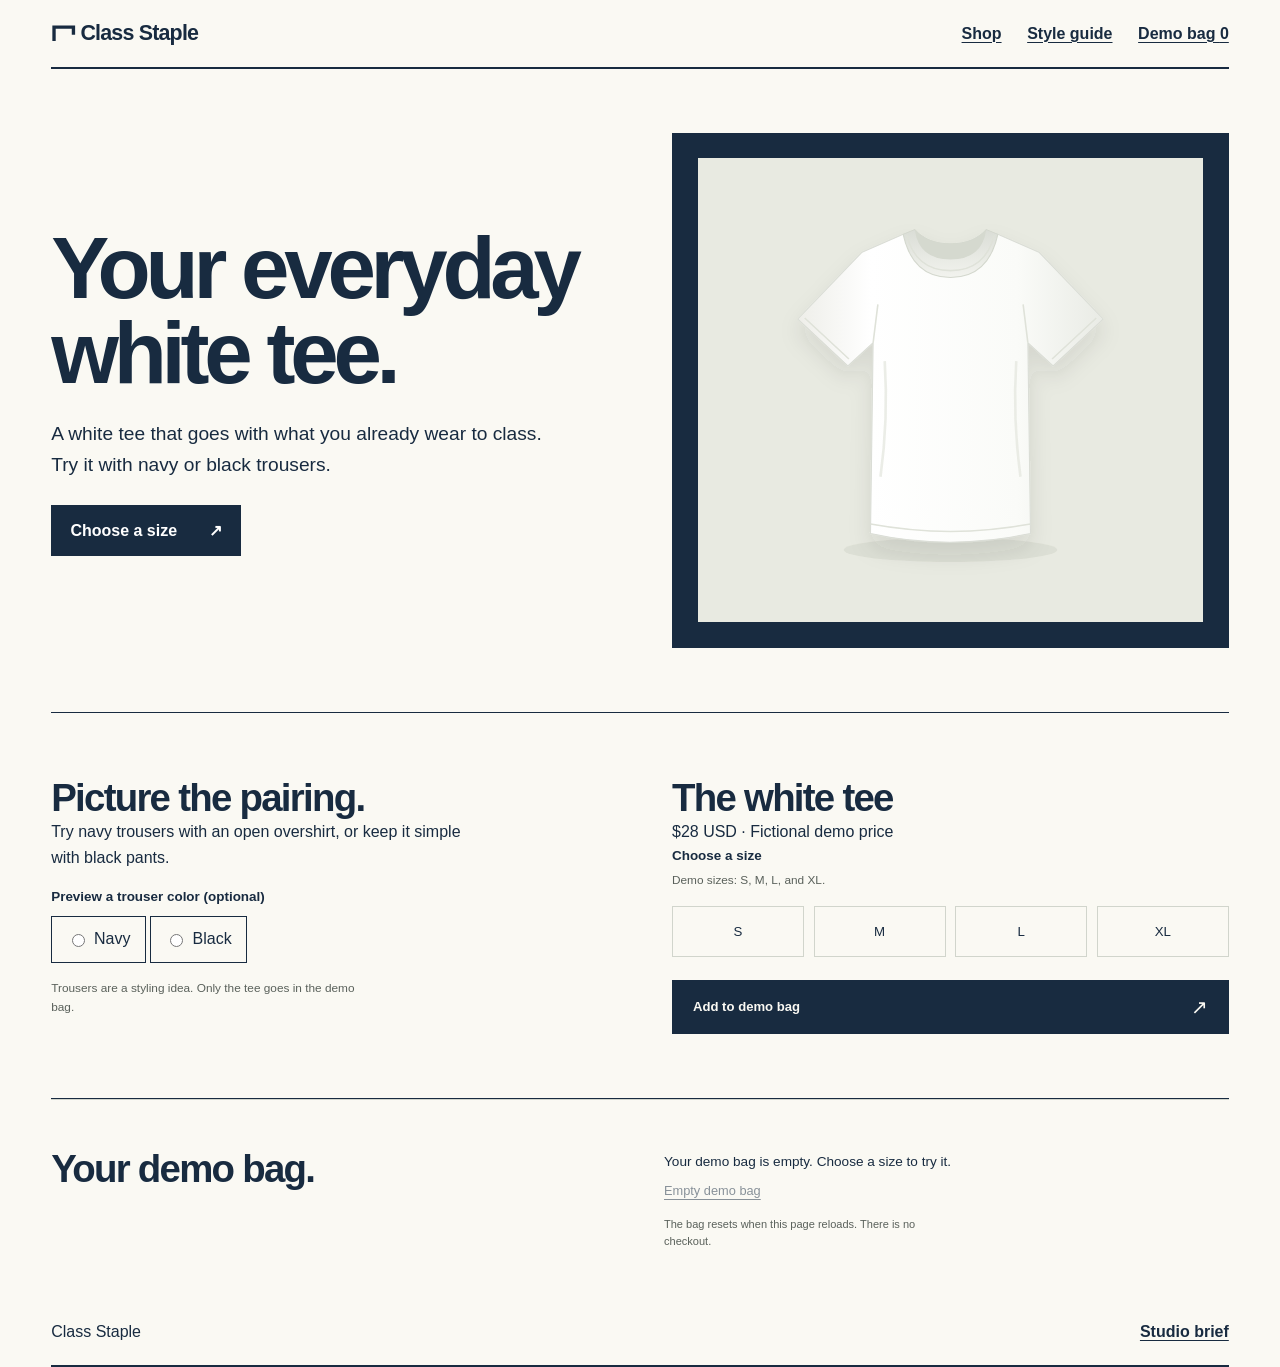
<file: public/index.html>
<!doctype html>
<html lang="en">
  <head>
    <meta charset="utf-8" />
    <meta name="viewport" content="width=device-width, initial-scale=1" />
    <title>Your everyday white tee | Class Staple</title>
    <link rel="icon" href="data:," />
    <link rel="stylesheet" href="styles.css" />
    <link rel="stylesheet" href="catalog.css" />
    <script src="shop.js" defer></script>
  </head>
  <body class="catalog">
    <a class="skip-link" href="#main">Skip to content</a>
    <header class="mast">
      <a href="index.html" aria-label="Class Staple home"
        ><img
          class="wordmark"
          src="assets/class-staple.svg"
          alt="Class Staple"
          width="224"
          height="40"
      /></a>
      <nav aria-label="Main navigation">
        <a href="index.html" aria-current="page">Shop</a
        ><a href="styleguide.html">Style guide</a
        ><a href="#demo-bag" aria-label="View demo bag"
          >Demo bag <span id="bag-count">0</span></a
        >
      </nav>
    </header>
    <main id="main">
      <section class="catalog-hero">
        <div>
          <h1>Your everyday white tee.</h1>
          <p class="lead">
            A white tee that goes with what you already wear to class. Try it
            with navy or black trousers.
          </p>
          <a class="catalog-action" href="#product-form"
            >Choose a size <span aria-hidden="true">↗</span></a
          >
        </div>
        <div class="shirt-frame">
          <img
            src="assets/white-shirt.svg"
            alt="Plain white crewneck T-shirt"
          />
        </div>
      </section>
      <section class="purchase">
        <div>
          <h2>Picture the pairing.</h2>
          <p>
            Try navy trousers with an open overshirt, or keep it simple with
            black pants.
          </p>
          <fieldset class="pair-options">
            <legend>Preview a trouser color (optional)</legend>
            <label
              ><input type="radio" name="pairing" value="Navy" /> Navy</label
            ><label
              ><input type="radio" name="pairing" value="Black" /> Black</label
            >
          </fieldset>
          <figure id="look" hidden>
            <div class="outfit">
              <span class="outfit-shirt" aria-hidden="true"></span
              ><svg viewBox="0 0 120 140" aria-hidden="true">
                <path
                  fill="currentColor"
                  d="M19 7h82l4 126H68L59 63l-9 70H13z"
                />
                <path
                  fill="none"
                  stroke="#ffffff70"
                  d="M20 17h80M55 17v22h5V17M32 17q-1 11-13 15m69-15q1 11 13 15"
                />
              </svg>
            </div>
            <figcaption id="look-caption"></figcaption>
          </figure>
          <p class="field-help">
            Trousers are a styling idea. Only the tee goes in the demo bag.
          </p>
        </div>
        <div>
          <h2>The white tee</h2>
          <p>$28 USD · Fictional demo price</p>
          <form id="product-form" class="product-form" novalidate>
            <fieldset aria-describedby="size-help size-error">
              <legend>Choose a size</legend>
              <p id="size-help" class="field-help">
                Demo sizes: S, M, L, and XL.
              </p>
              <div class="size-options">
                <label class="size-option"
                  ><input type="radio" name="size" value="S" /><span
                    >S</span
                  ></label
                >
                <label class="size-option"
                  ><input type="radio" name="size" value="M" /><span
                    >M</span
                  ></label
                >
                <label class="size-option"
                  ><input type="radio" name="size" value="L" /><span
                    >L</span
                  ></label
                >
                <label class="size-option"
                  ><input type="radio" name="size" value="XL" /><span
                    >XL</span
                  ></label
                >
              </div>
              <p id="size-error" class="field-error" role="alert" hidden>
                Choose a size before adding the shirt to your demo bag.
              </p>
            </fieldset>
            <button class="button button-primary add-button" type="submit">
              Add to demo bag <span aria-hidden="true">↗</span>
            </button>
          </form>
        </div>
      </section>
      <section
        id="demo-bag"
        class="bag-section wrap"
        aria-labelledby="bag-title"
      >
        <div>
          <h2 id="bag-title">Your demo bag.</h2>
        </div>
        <div class="bag-details">
          <p
            id="bag-status"
            class="bag-message"
            role="status"
            aria-live="polite"
            aria-atomic="true"
          >
            Your demo bag is empty. Choose a size to try it.
          </p>
          <ul id="bag-items" class="bag-items"></ul>
          <button id="clear-bag" class="text-button" type="button" disabled>
            Empty demo bag
          </button>
          <p class="field-help">
            The bag resets when this page reloads. There is no checkout.
          </p>
        </div>
      </section>
    </main>
    <footer class="mast">
      <span>Class Staple</span><a href="studio.html">Studio brief</a>
    </footer>
  </body>
</html>
</file>
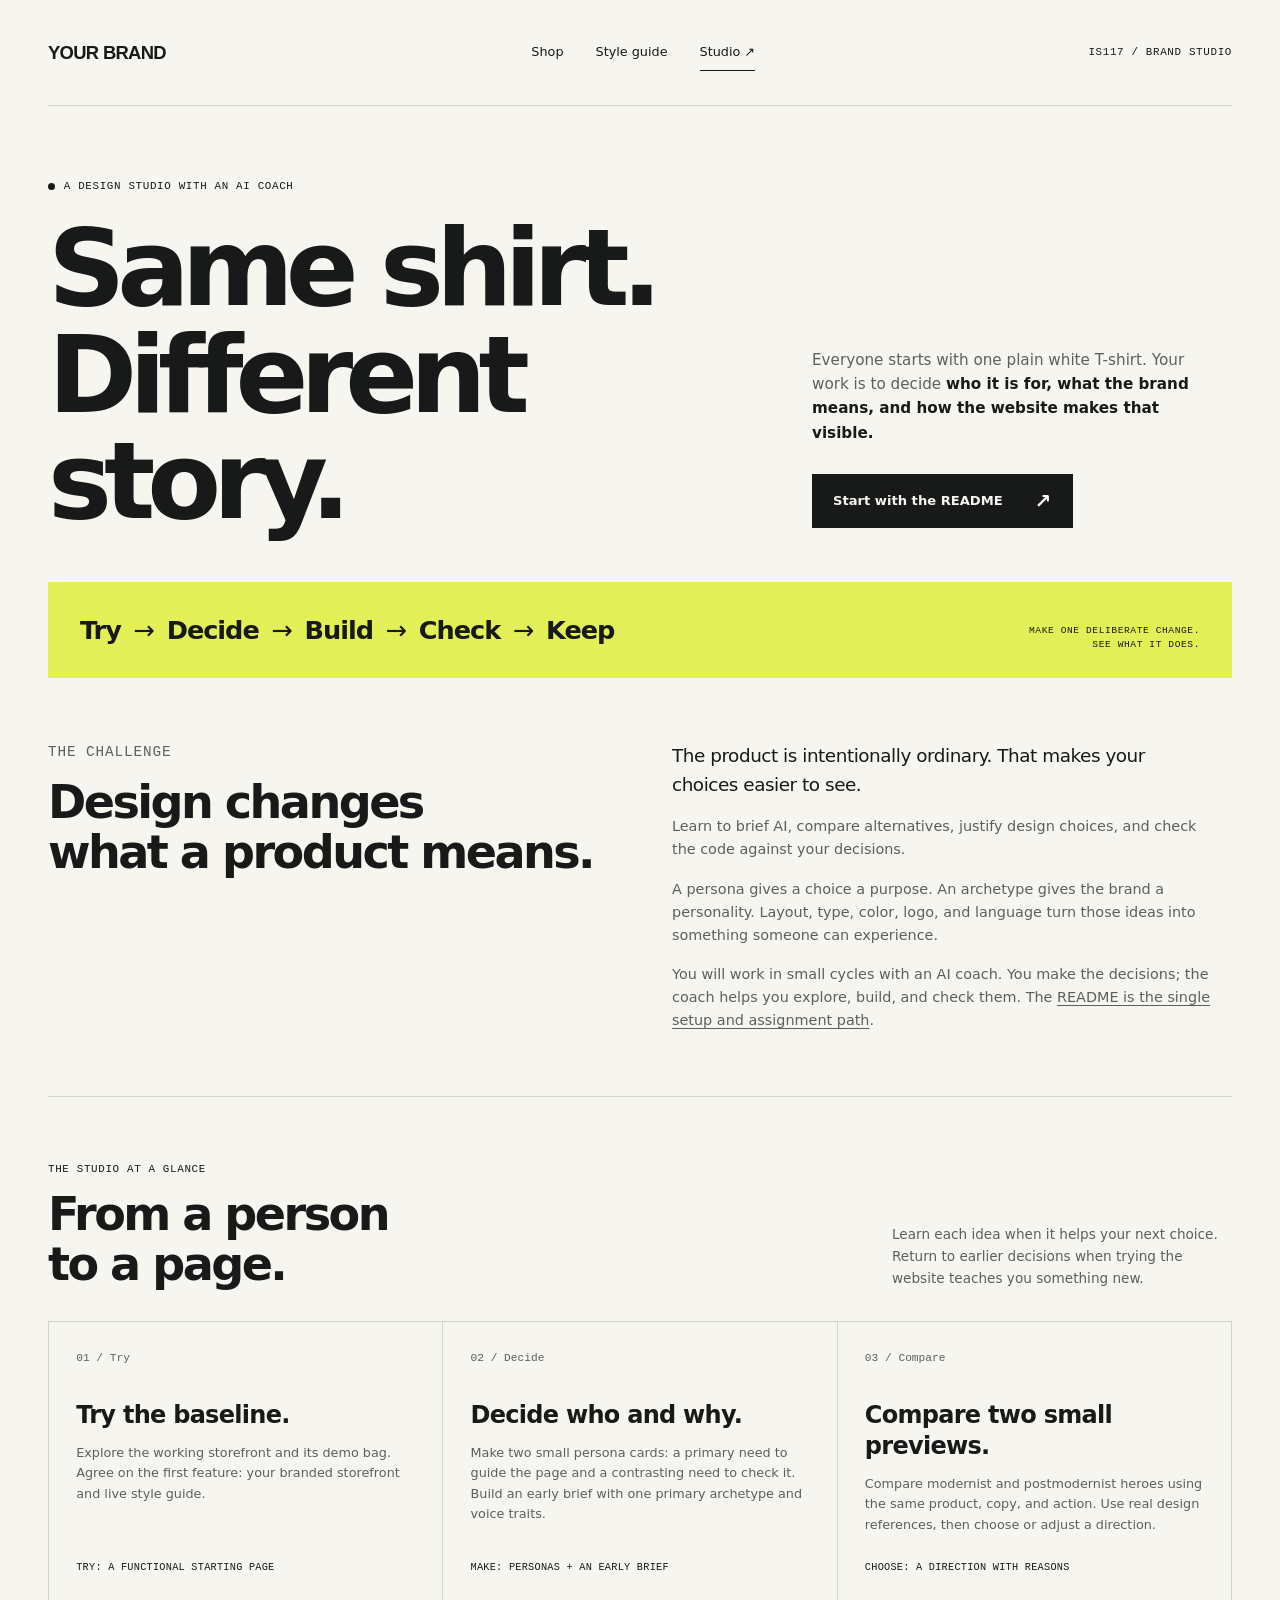
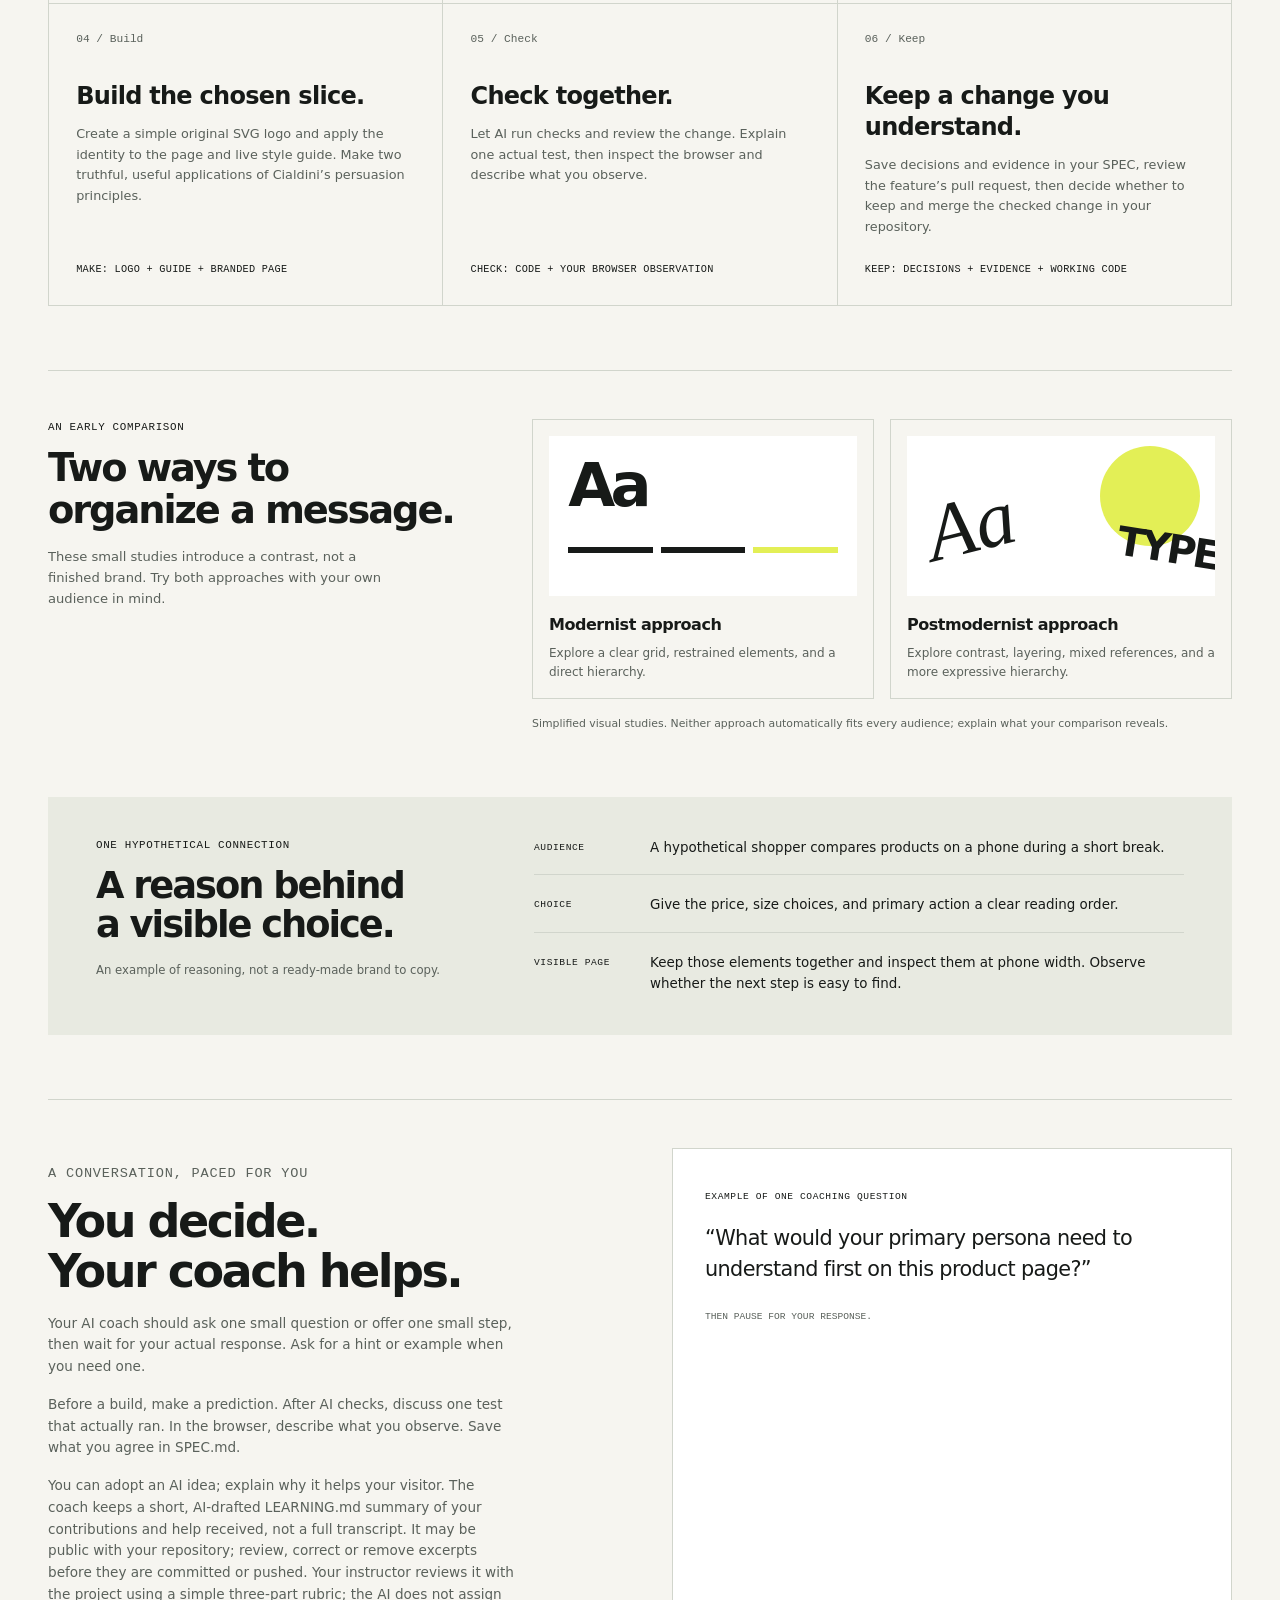
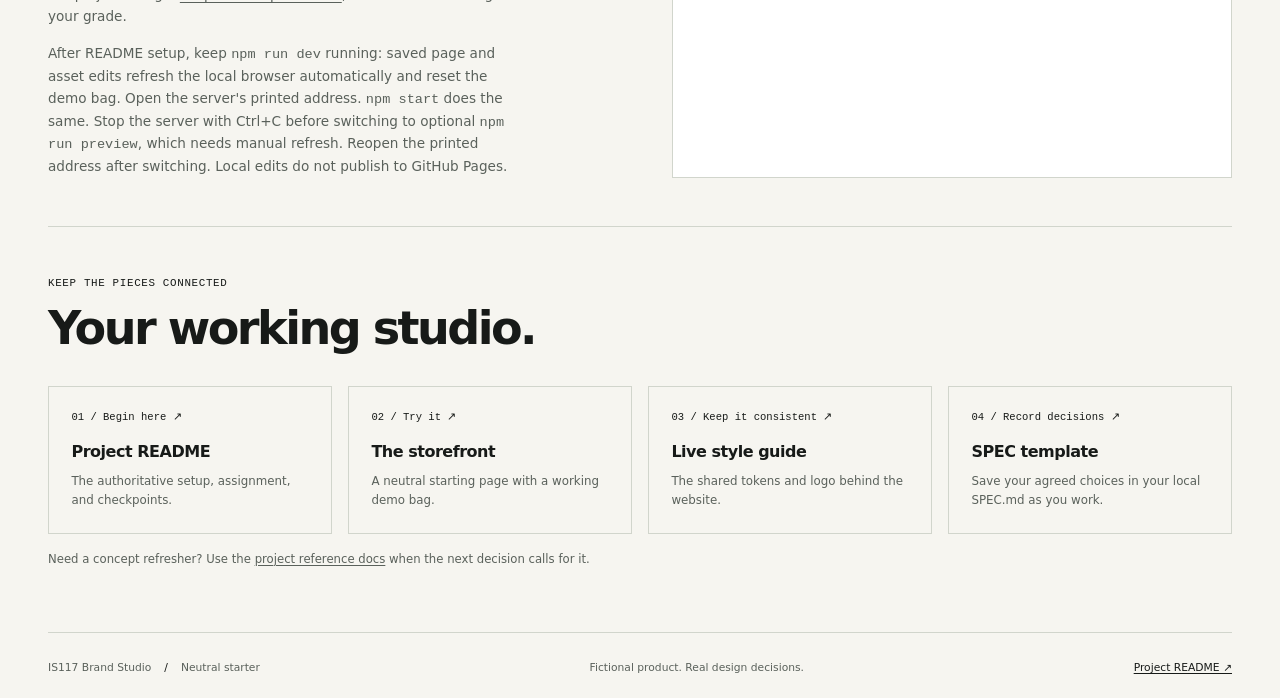
<file: public/studio.html>
<!doctype html>
<html lang="en">
  <head>
    <meta charset="utf-8" />
    <meta name="viewport" content="width=device-width, initial-scale=1" />
    <meta
      name="description"
      content="IS117 Brand Studio: turn one plain white T-shirt into a deliberate brand and website, with an AI coach and decisions you can explain."
    />
    <title>Same shirt. Different story. — IS117 Brand Studio</title>
    <link rel="icon" href="data:," />
    <link rel="stylesheet" href="styles.css" />
    <link rel="stylesheet" href="studio.css" />
  </head>
  <body>
    <a class="skip-link" href="#main">Skip to content</a>
    <header class="site-header wrap">
      <a
        class="brand-link"
        href="index.html"
        aria-label="Your Brand storefront home"
        ><img
          class="wordmark"
          src="assets/wordmark.svg"
          alt="Neutral starter wordmark"
          width="175"
          height="26"
      /></a>
      <nav class="main-nav" aria-label="Main navigation">
        <a class="nav-link" href="index.html">Shop</a
        ><a class="nav-link" href="styleguide.html">Style guide</a
        ><a class="nav-link" href="studio.html" aria-current="page"
          >Studio <span aria-hidden="true">↗</span></a
        >
      </nav>
      <span class="micro-label">IS117 / Brand Studio</span>
    </header>
    <main id="main">
      <section
        class="page-hero studio-hero wrap"
        aria-labelledby="studio-title"
      >
        <p class="eyebrow">
          <span class="status-dot" aria-hidden="true"></span> A design studio
          with an AI coach
        </p>
        <h1 id="studio-title">Same shirt.<br />Different story.</h1>
        <div class="hero-summary">
          <p>
            Everyone starts with one plain white T-shirt. Your work is to decide
            <strong
              >who it is for, what the brand means, and how the website makes
              that visible.</strong
            >
          </p>
          <a
            class="button button-primary"
            href="https://github.com/kaw393939/is117-brand-studio#readme"
            >Start with the README <span aria-hidden="true">↗</span></a
          >
        </div>
      </section>
      <div class="studio-ribbon wrap">
        <p class="cycle">
          Try <span aria-hidden="true">→</span> Decide
          <span aria-hidden="true">→</span> Build
          <span aria-hidden="true">→</span> Check
          <span aria-hidden="true">→</span> Keep
        </p>
        <p class="micro-label">
          Make one deliberate change.<br />See what it does.
        </p>
      </div>

      <section class="studio-intro wrap" aria-labelledby="why-title">
        <div>
          <p class="eyebrow">The challenge</p>
          <h2 id="why-title">Design changes<br />what a product means.</h2>
        </div>
        <div>
          <p class="lead">
            The product is intentionally ordinary. That makes your choices
            easier to see.
          </p>
          <p>
            Learn to brief AI, compare alternatives, justify design choices, and
            check the code against your decisions.
          </p>
          <p>
            A persona gives a choice a purpose. An archetype gives the brand a
            personality. Layout, type, color, logo, and language turn those
            ideas into something someone can experience.
          </p>
          <p>
            You will work in small cycles with an AI coach. You make the
            decisions; the coach helps you explore, build, and check them. The
            <a href="https://github.com/kaw393939/is117-brand-studio#readme"
              >README is the single setup and assignment path</a
            >.
          </p>
        </div>
      </section>

      <section class="path-section wrap" aria-labelledby="path-title">
        <div class="path-intro">
          <div>
            <p class="eyebrow">The studio at a glance</p>
            <h2 id="path-title">From a person<br />to a page.</h2>
          </div>
          <p>
            Learn each idea when it helps your next choice. Return to earlier
            decisions when trying the website teaches you something new.
          </p>
        </div>
        <ol class="studio-path">
          <li>
            <span class="stage-number">01 / Try</span>
            <h3>Try the baseline.</h3>
            <p>
              Explore the working storefront and its demo bag. Agree on the
              first feature: your branded storefront and live style guide.
            </p>
            <p class="stage-output">Try: a functional starting page</p>
          </li>
          <li>
            <span class="stage-number">02 / Decide</span>
            <h3>Decide who and why.</h3>
            <p>
              Make two small persona cards: a primary need to guide the page and
              a contrasting need to check it. Build an early brief with one
              primary archetype and voice traits.
            </p>
            <p class="stage-output">Make: personas + an early brief</p>
          </li>
          <li>
            <span class="stage-number">03 / Compare</span>
            <h3>Compare two small previews.</h3>
            <p>
              Compare modernist and postmodernist heroes using the same product,
              copy, and action. Use real design references, then choose or
              adjust a direction.
            </p>
            <p class="stage-output">Choose: a direction with reasons</p>
          </li>
          <li>
            <span class="stage-number">04 / Build</span>
            <h3>Build the chosen slice.</h3>
            <p>
              Create a simple original SVG logo and apply the identity to the
              page and live style guide. Make two truthful, useful applications
              of Cialdini’s persuasion principles.
            </p>
            <p class="stage-output">Make: logo + guide + branded page</p>
          </li>
          <li>
            <span class="stage-number">05 / Check</span>
            <h3>Check together.</h3>
            <p>
              Let AI run checks and review the change. Explain one actual test,
              then inspect the browser and describe what you observe.
            </p>
            <p class="stage-output">Check: code + your browser observation</p>
          </li>
          <li>
            <span class="stage-number">06 / Keep</span>
            <h3>Keep a change you understand.</h3>
            <p>
              Save decisions and evidence in your SPEC, review the feature’s
              pull request, then decide whether to keep and merge the checked
              change in your repository.
            </p>
            <p class="stage-output">
              Keep: decisions + evidence + working code
            </p>
          </li>
        </ol>
      </section>

      <section
        class="comparison-section wrap"
        aria-labelledby="comparison-title"
      >
        <div>
          <p class="eyebrow">An early comparison</p>
          <h2 id="comparison-title">Two ways to<br />organize a message.</h2>
          <p class="comparison-description">
            These small studies introduce a contrast, not a finished brand. Try
            both approaches with your own audience in mind.
          </p>
        </div>
        <div class="comparison-grid">
          <article class="direction-card">
            <div class="direction-sketch modern-sketch" aria-hidden="true">
              <i></i><i></i><i></i>
            </div>
            <h3>Modernist approach</h3>
            <p>
              Explore a clear grid, restrained elements, and a direct hierarchy.
            </p>
          </article>
          <article class="direction-card">
            <div class="direction-sketch postmodern-sketch" aria-hidden="true">
              <i></i>
            </div>
            <h3>Postmodernist approach</h3>
            <p>
              Explore contrast, layering, mixed references, and a more
              expressive hierarchy.
            </p>
          </article>
          <p class="comparison-caption">
            Simplified visual studies. Neither approach automatically fits every
            audience; explain what your comparison reveals.
          </p>
        </div>
      </section>

      <section class="example-section wrap" aria-labelledby="example-title">
        <div>
          <p class="eyebrow">One hypothetical connection</p>
          <h2 id="example-title">A reason behind<br />a visible choice.</h2>
          <p class="guide-note">
            An example of reasoning, not a ready-made brand to copy.
          </p>
        </div>
        <div class="example-chain">
          <div class="example-step">
            <span class="micro-label">Audience</span>
            <p>
              A hypothetical shopper compares products on a phone during a short
              break.
            </p>
          </div>
          <div class="example-step">
            <span class="micro-label">Choice</span>
            <p>
              Give the price, size choices, and primary action a clear reading
              order.
            </p>
          </div>
          <div class="example-step">
            <span class="micro-label">Visible page</span>
            <p>
              Keep those elements together and inspect them at phone width.
              Observe whether the next step is easy to find.
            </p>
          </div>
        </div>
      </section>

      <section class="coach-section wrap" aria-labelledby="coach-title">
        <div>
          <p class="eyebrow">A conversation, paced for you</p>
          <h2 id="coach-title">You decide.<br />Your coach helps.</h2>
          <p>
            Your AI coach should ask one small question or offer one small step,
            then wait for your actual response. Ask for a hint or example when
            you need one.
          </p>
          <p>
            Before a build, make a prediction. After AI checks, discuss one test
            that actually ran. In the browser, describe what you observe. Save
            what you agree in SPEC.md.
          </p>
          <p>
            You can adopt an AI idea; explain why it helps your visitor. The
            coach keeps a short, AI-drafted LEARNING.md summary of your
            contributions and help received, not a full transcript. It may be
            public with your repository; review, correct or remove excerpts
            before they are committed or pushed. Your instructor reviews it with
            the project using a
            <a
              href="https://github.com/kaw393939/is117-brand-studio/blob/main/docs/assessment.md"
              >simple three-part rubric</a
            >; the AI does not assign your grade.
          </p>
          <p>
            After README setup, keep <code>npm run dev</code> running: saved
            page and asset edits refresh the local browser automatically and
            reset the demo bag. Open the server's printed address.
            <code>npm start</code> does the same. Stop the server with Ctrl+C
            before switching to optional <code>npm run preview</code>, which
            needs manual refresh. Reopen the printed address after switching.
            Local edits do not publish to GitHub Pages.
          </p>
        </div>
        <blockquote class="coach-quote">
          <span class="micro-label">Example of one coaching question</span>
          <p>
            “What would your primary persona need to understand first on this
            product page?”
          </p>
          <footer>Then pause for your response.</footer>
        </blockquote>
      </section>

      <section class="resource-section wrap" aria-labelledby="resources-title">
        <p class="eyebrow">Keep the pieces connected</p>
        <h2 id="resources-title">Your working studio.</h2>
        <div class="resource-grid">
          <a
            class="resource-card"
            href="https://github.com/kaw393939/is117-brand-studio#readme"
            ><span>01 / Begin here ↗</span>
            <h3>Project README</h3>
            <p>The authoritative setup, assignment, and checkpoints.</p></a
          >
          <a class="resource-card" href="index.html"
            ><span>02 / Try it ↗</span>
            <h3>The storefront</h3>
            <p>A neutral starting page with a working demo bag.</p></a
          >
          <a class="resource-card" href="styleguide.html"
            ><span>03 / Keep it consistent ↗</span>
            <h3>Live style guide</h3>
            <p>The shared tokens and logo behind the website.</p></a
          >
          <a
            class="resource-card"
            href="https://github.com/kaw393939/is117-brand-studio/blob/main/SPEC.md"
            ><span>04 / Record decisions ↗</span>
            <h3>SPEC template</h3>
            <p>
              Save your agreed choices in your local SPEC.md as you work.
            </p></a
          >
        </div>
        <p class="guide-note">
          Need a concept refresher? Use the
          <a
            href="https://github.com/kaw393939/is117-brand-studio/tree/main/docs"
            >project reference docs</a
          >
          when the next decision calls for it.
        </p>
      </section>
    </main>
    <footer class="site-footer wrap">
      <p>
        IS117 Brand Studio <span class="footer-separator"> / </span> Neutral
        starter
      </p>
      <p class="footer-tagline">Fictional product. Real design decisions.</p>
      <a href="https://github.com/kaw393939/is117-brand-studio#readme"
        >Project README <span aria-hidden="true">↗</span></a
      >
    </footer>
  </body>
</html>
</file>
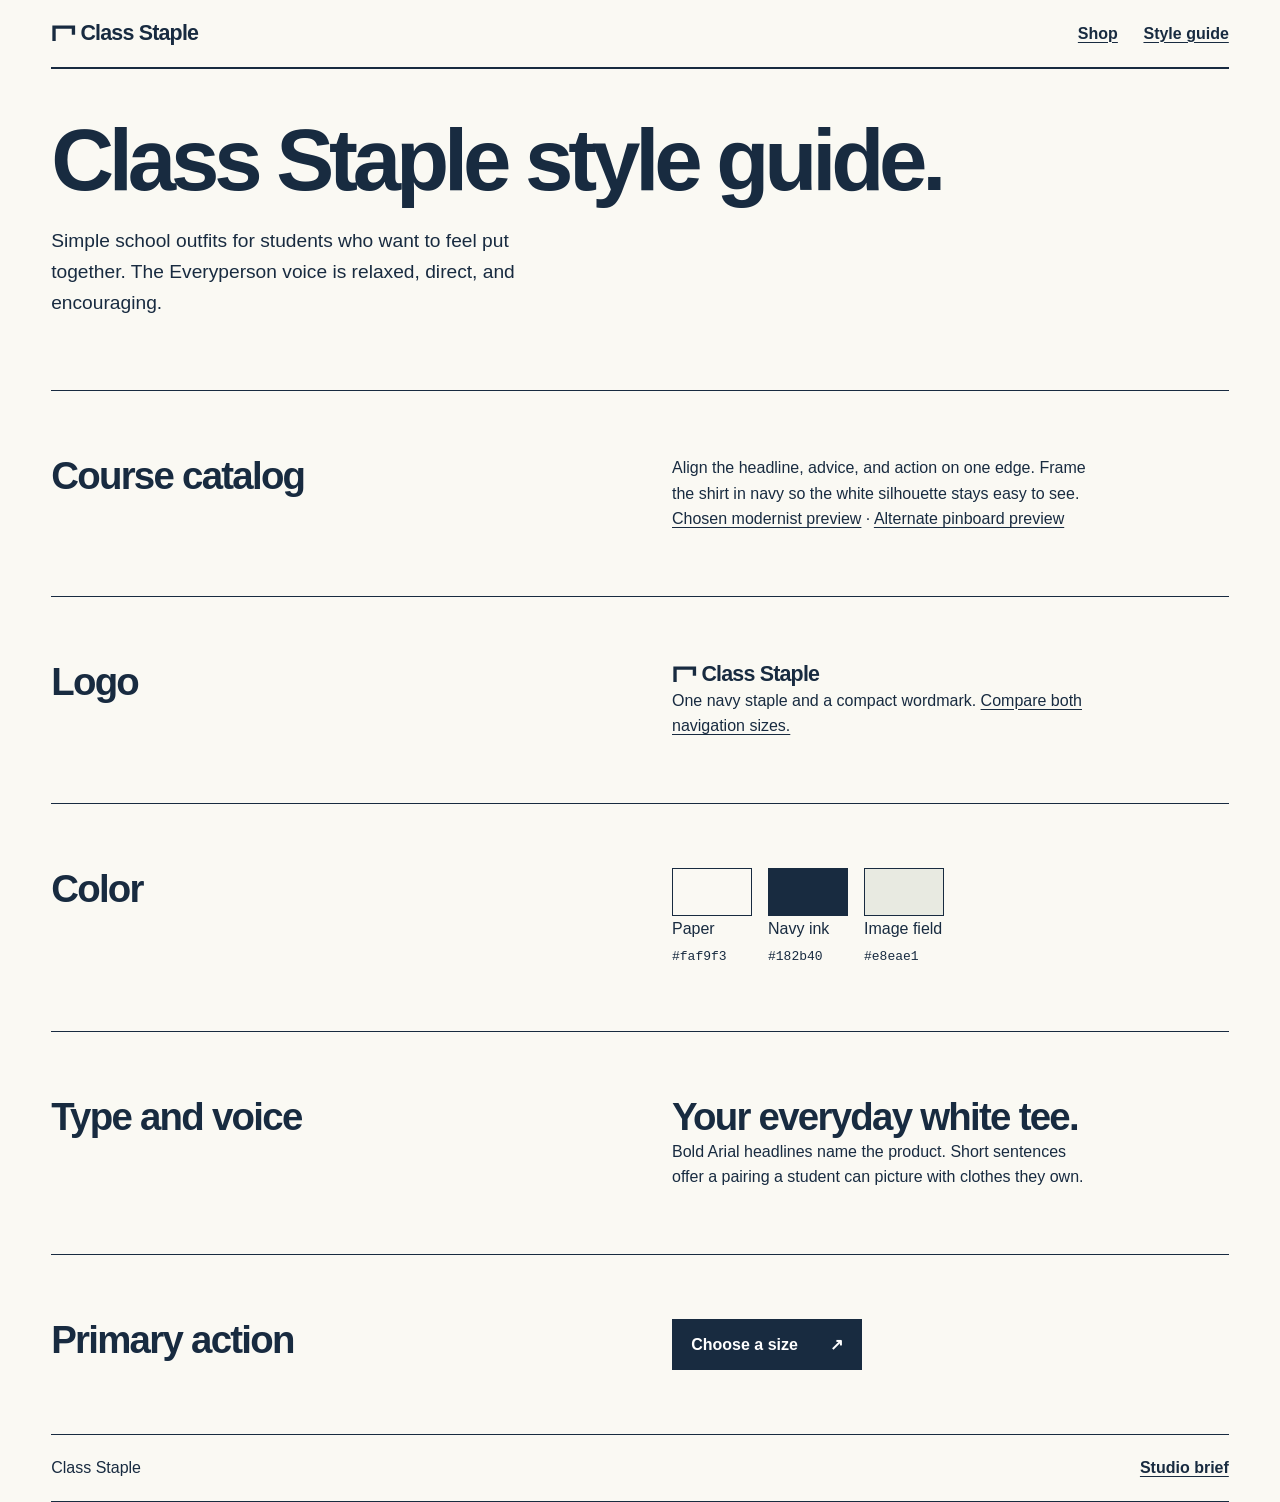
<file: public/styleguide.html>
<!doctype html>
<html lang="en">
  <head>
    <meta charset="utf-8" />
    <meta name="viewport" content="width=device-width, initial-scale=1" />
    <title>Live style guide | Class Staple</title>
    <link rel="icon" href="data:," />
    <link rel="stylesheet" href="styles.css" />
    <link rel="stylesheet" href="catalog.css" />
    <script src="styleguide.js" defer></script>
  </head>
  <body class="catalog">
    <a class="skip-link" href="#main">Skip to content</a>
    <header class="mast">
      <a href="index.html" aria-label="Class Staple home"
        ><img
          class="wordmark"
          src="assets/class-staple.svg"
          alt="Class Staple"
          width="224"
          height="40"
      /></a>
      <nav aria-label="Main navigation">
        <a href="index.html">Shop</a
        ><a href="styleguide.html" aria-current="page">Style guide</a>
      </nav>
    </header>
    <main id="main">
      <section class="guide-intro">
        <h1>Class Staple style guide.</h1>
        <p class="lead">
          Simple school outfits for students who want to feel put together. The
          Everyperson voice is relaxed, direct, and encouraging.
        </p>
      </section>
      <section class="guide-row">
        <h2>Course catalog</h2>
        <div>
          <p>
            Align the headline, advice, and action on one edge. Frame the shirt
            in navy so the white silhouette stays easy to see.
          </p>
          <a href="explorations/modernist.html">Chosen modernist preview</a> ·
          <a href="explorations/postmodernist.html"
            >Alternate pinboard preview</a
          >
        </div>
      </section>
      <section class="guide-row">
        <h2>Logo</h2>
        <div>
          <img
            class="wordmark"
            src="assets/class-staple.svg"
            alt="Class Staple logo at navigation size"
          />
          <p>
            One navy staple and a compact wordmark.
            <a href="explorations/logo.html">Compare both navigation sizes.</a>
          </p>
        </div>
      </section>
      <section class="guide-row">
        <h2>Color</h2>
        <div class="chips">
          <div>
            <span class="chip chip-paper"></span>Paper<br /><code
              data-color-token="--color-paper"
            ></code>
          </div>
          <div>
            <span class="chip chip-ink"></span>Navy ink<br /><code
              data-color-token="--color-ink"
            ></code>
          </div>
          <div>
            <span class="chip chip-soft"></span>Image field<br /><code
              data-color-token="--color-soft"
            ></code>
          </div>
        </div>
      </section>
      <section class="guide-row">
        <h2>Type and voice</h2>
        <div>
          <h3>Your everyday white tee.</h3>
          <p>
            Bold Arial headlines name the product. Short sentences offer a
            pairing a student can picture with clothes they own.
          </p>
        </div>
      </section>
      <section class="guide-row">
        <h2>Primary action</h2>
        <div>
          <a class="catalog-action" href="index.html#product-form"
            >Choose a size <span aria-hidden="true">↗</span></a
          >
        </div>
      </section>
    </main>
    <footer class="mast">
      <span>Class Staple</span><a href="studio.html">Studio brief</a>
    </footer>
  </body>
</html>
</file>
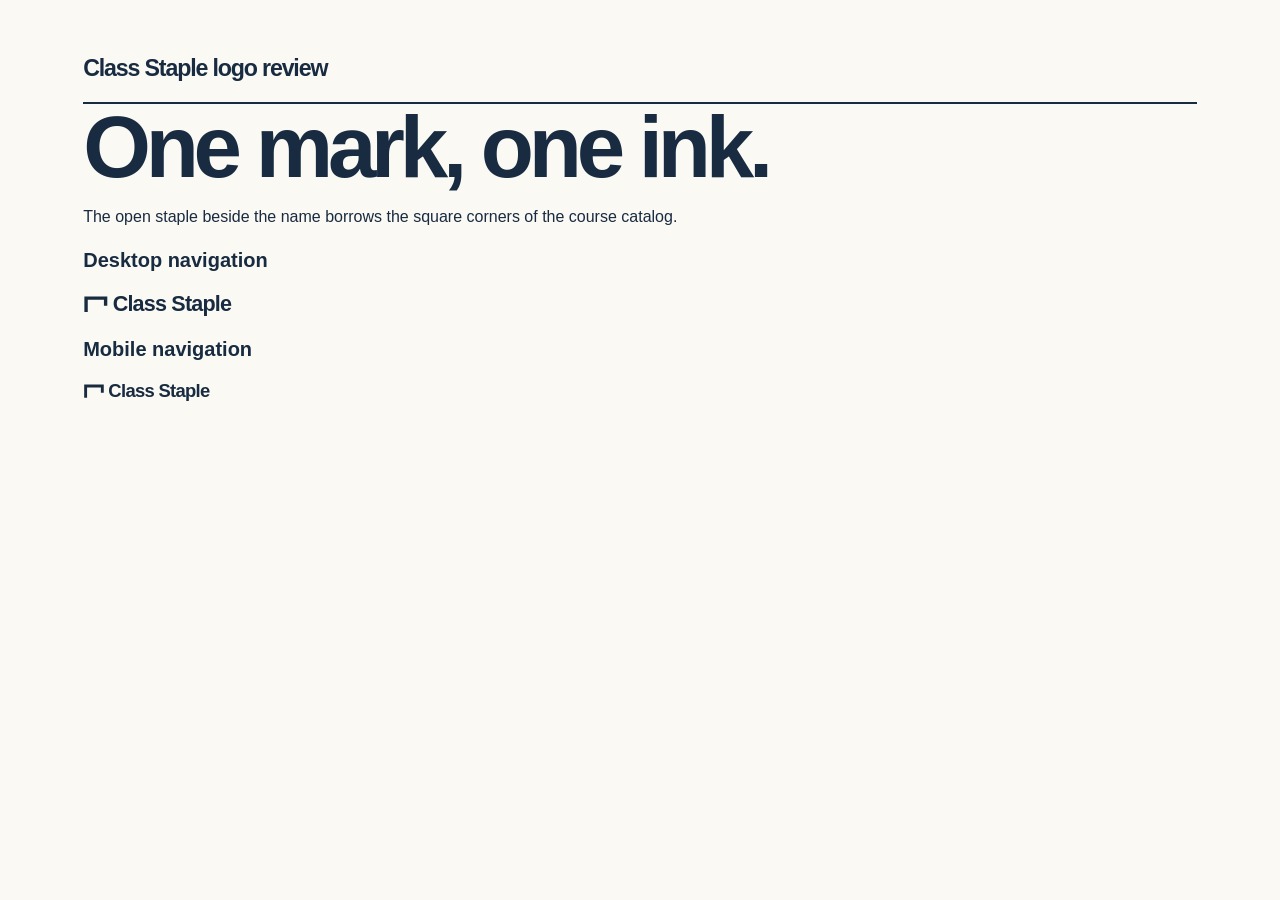
<file: public/explorations/logo.html>
<!doctype html>
<html lang="en">
  <head>
    <meta charset="utf-8" />
    <meta name="viewport" content="width=device-width, initial-scale=1" />
    <title>Class Staple logo review</title>
    <link rel="stylesheet" href="previews.css" />
  </head>
  <body>
    <main>
      <header>Class Staple logo review</header>
      <h1>One mark, one ink.</h1>
      <p>
        The open staple beside the name borrows the square corners of the course
        catalog.
      </p>
      <h2>Desktop navigation</h2>
      <p>
        <img
          class="logo-sample"
          src="../assets/class-staple.svg"
          width="150"
          height="27"
          alt="Class Staple with a squared staple mark"
        />
      </p>
      <h2>Mobile navigation</h2>
      <p>
        <img
          class="logo-sample"
          src="../assets/class-staple.svg"
          width="130"
          height="23"
          alt="Class Staple at mobile size"
        />
      </p>
    </main>
  </body>
</html>
</file>
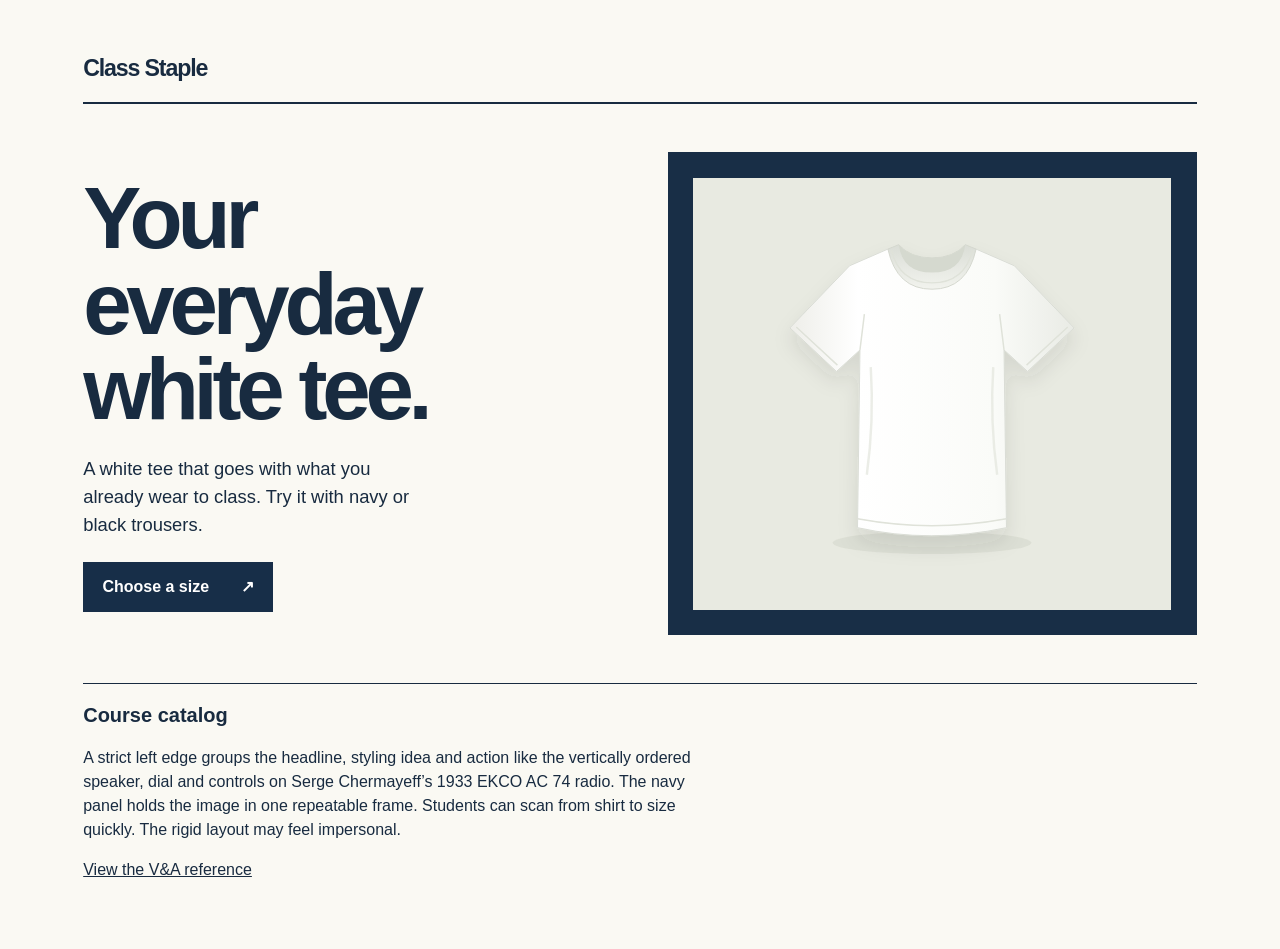
<file: public/explorations/modernist.html>
<!doctype html>
<html lang="en">
  <head>
    <meta charset="utf-8" />
    <meta name="viewport" content="width=device-width, initial-scale=1" />
    <title>Course catalog | Class Staple</title>
    <link rel="stylesheet" href="previews.css" />
  </head>
  <body class="modernist">
    <main>
      <header>Class Staple</header>
      <section class="hero" aria-labelledby="headline">
        <div class="copy">
          <h1 id="headline">Your everyday white tee.</h1>
          <p>
            A white tee that goes with what you already wear to class. Try it
            with navy or black trousers.
          </p>
          <a class="action" href="../index.html#product-form"
            >Choose a size <span aria-hidden="true">↗</span></a
          >
        </div>
        <figure>
          <img
            src="../assets/white-shirt.svg"
            alt="Plain white short-sleeved T-shirt"
          />
        </figure>
      </section>
      <aside>
        <h2>Course catalog</h2>
        <p>
          A strict left edge groups the headline, styling idea and action like
          the vertically ordered speaker, dial and controls on Serge
          Chermayeff’s 1933 EKCO AC 74 radio. The navy panel holds the image in
          one repeatable frame. Students can scan from shirt to size quickly.
          The rigid layout may feel impersonal.
        </p>
        <a href="https://www.vam.ac.uk/articles/what-was-modernism"
          >View the V&amp;A reference</a
        >
      </aside>
    </main>
  </body>
</html>
</file>
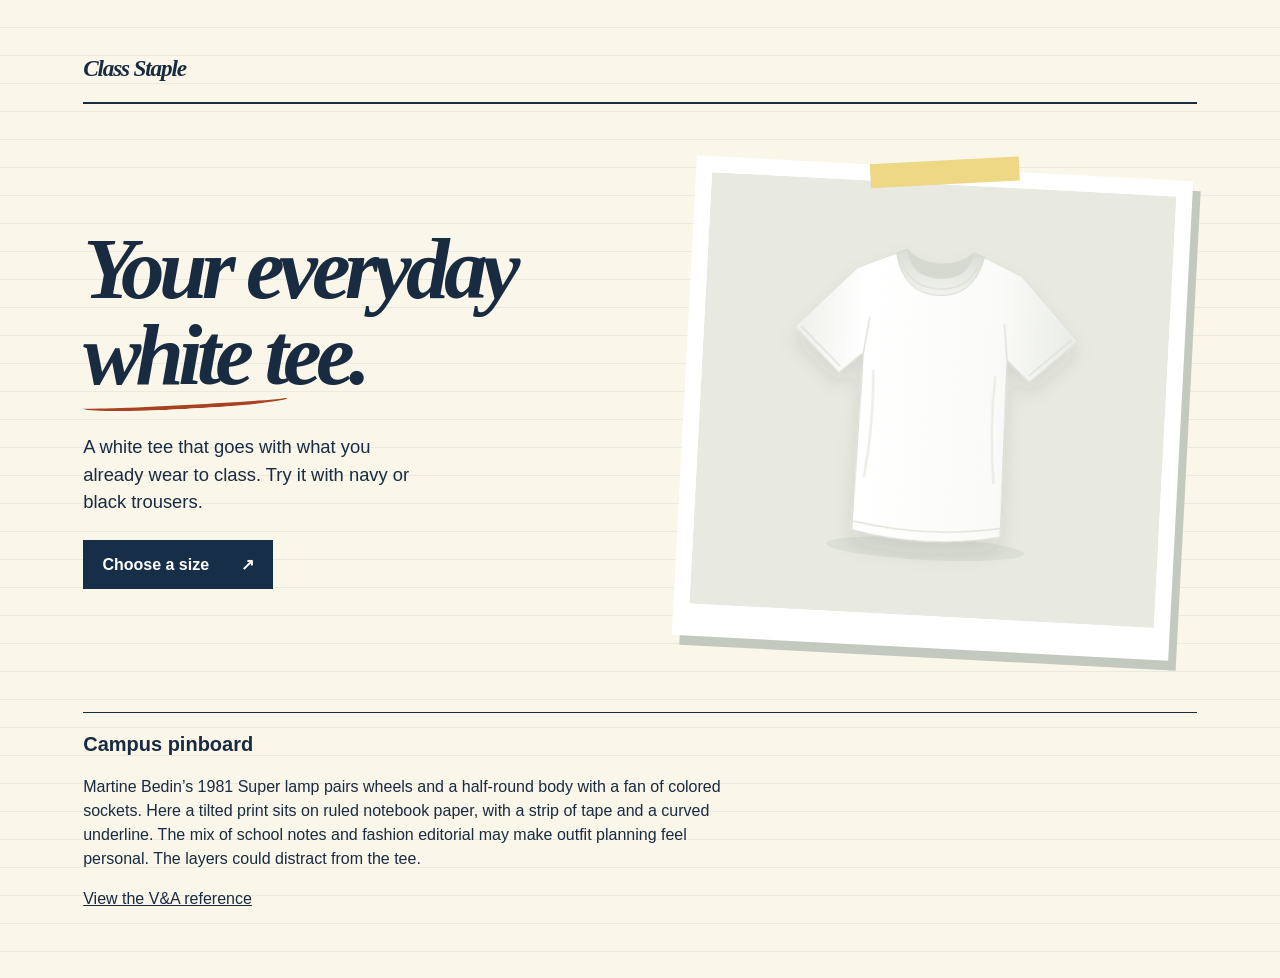
<file: public/explorations/postmodernist.html>
<!doctype html>
<html lang="en">
  <head>
    <meta charset="utf-8" />
    <meta name="viewport" content="width=device-width, initial-scale=1" />
    <title>Campus pinboard | Class Staple</title>
    <link rel="stylesheet" href="previews.css" />
  </head>
  <body class="postmodernist">
    <main>
      <header>Class Staple</header>
      <section class="hero" aria-labelledby="headline">
        <div class="copy">
          <h1 id="headline">Your everyday white tee.</h1>
          <p>
            A white tee that goes with what you already wear to class. Try it
            with navy or black trousers.
          </p>
          <a class="action" href="../index.html#product-form"
            >Choose a size <span aria-hidden="true">↗</span></a
          >
        </div>
        <figure>
          <img
            src="../assets/white-shirt.svg"
            alt="Plain white short-sleeved T-shirt"
          />
        </figure>
      </section>
      <aside>
        <h2>Campus pinboard</h2>
        <p>
          Martine Bedin’s 1981 Super lamp pairs wheels and a half-round body
          with a fan of colored sockets. Here a tilted print sits on ruled
          notebook paper, with a strip of tape and a curved underline. The mix
          of school notes and fashion editorial may make outfit planning feel
          personal. The layers could distract from the tee.
        </p>
        <a href="https://www.vam.ac.uk/articles/what-is-postmodernism"
          >View the V&amp;A reference</a
        >
      </aside>
    </main>
  </body>
</html>
</file>
<file: public/styles.css>
/* Shared brand tokens. Change these after you agree on your brand direction.
   Both the storefront and the live style guide use this file. */
:root {
  --color-paper: #f6f5f0;
  --color-ink: #171a18;
  --color-muted: #5a615b;
  --color-line: #d1d5cc;
  --color-accent: #e3ef56;
  --color-soft: #e8eae1;
  --color-white: #fff;
  --color-danger: #992e28;
  --font-body:
    system-ui, -apple-system, blinkmacsystemfont, "Segoe UI", sans-serif;
  --font-display:
    system-ui, -apple-system, blinkmacsystemfont, "Segoe UI", sans-serif;
  --font-mono: ui-monospace, sfmono-regular, consolas, monospace;
  --space-1: 0.5rem;
  --space-2: 1rem;
  --space-3: 1.5rem;
  --space-4: 2rem;
  --space-5: 3rem;
  --space-6: 4rem;
  --page-width: 1440px;
}

* {
  box-sizing: border-box;
}

html {
  scroll-behavior: smooth;
  scroll-padding-top: 1.5rem;
}

body {
  margin: 0;
  background: var(--color-paper);
  color: var(--color-ink);
  font-family: var(--font-body);
  line-height: 1.6;
  -webkit-font-smoothing: antialiased;
}

img,
svg {
  display: block;
  max-width: 100%;
}

button,
a,
input {
  -webkit-tap-highlight-color: transparent;
}

a {
  color: inherit;
  text-underline-offset: 0.2em;
  text-decoration-thickness: 1px;
}

a:hover {
  text-decoration-thickness: 2px;
}

button,
input {
  font: inherit;
}

button {
  cursor: pointer;
}

button:disabled {
  cursor: default;
}

:focus-visible {
  outline: 3px solid var(--color-ink);
  outline-offset: 5px;
}

[hidden] {
  display: none !important;
}

::selection {
  background: var(--color-accent);
  color: var(--color-ink);
}

h1,
h2,
h3,
p {
  margin: 0;
}

h1,
h2,
h3 {
  font-family: var(--font-display);
  font-weight: 550;
}

h1 {
  font-size: clamp(3.4rem, 6.25vw, 6.6rem);
  line-height: 0.99;
  letter-spacing: -0.075em;
}

h2 {
  font-size: clamp(2rem, 3.6vw, 3.75rem);
  line-height: 1.08;
  letter-spacing: -0.055em;
}

h3 {
  font-size: 1.3rem;
  line-height: 1.3;
  letter-spacing: -0.03em;
}

p + p {
  margin-top: var(--space-2);
}

.wrap {
  width: min(calc(100% - 6rem), var(--page-width));
  margin-inline: auto;
}

.muted {
  color: var(--color-muted);
}

.eyebrow,
.micro-label,
.visual-label,
.image-caption,
.section-number,
.type-label,
.token-name {
  font-family: var(--font-mono);
  font-size: 0.68rem;
  font-weight: 500;
  line-height: 1.5;
  letter-spacing: 0.06em;
  text-transform: uppercase;
}

.eyebrow {
  display: flex;
  align-items: center;
  gap: 0.55rem;
}

.status-dot {
  width: 7px;
  height: 7px;
  display: inline-block;
  background: var(--color-ink);
  border-radius: 50%;
}

.skip-link {
  position: fixed;
  top: 8px;
  left: 8px;
  z-index: 10;
  transform: translateY(-180%);
  padding: 0.75rem 1rem;
  background: var(--color-ink);
  color: var(--color-white);
}

.skip-link:focus {
  transform: translateY(0);
}

.starter-notice {
  display: flex;
  justify-content: space-between;
  align-items: center;
  gap: 1.5rem;
  padding: 0.8rem 3rem;
  background: var(--color-accent);
  font-size: 0.73rem;
  line-height: 1.5;
}

.starter-notice a {
  flex-shrink: 0;
  font-weight: 650;
}

.site-header {
  min-height: 106px;
  display: flex;
  align-items: center;
  gap: 3rem;
  border-bottom: 1px solid var(--color-line);
}

.brand-link {
  display: inline-block;
  flex-shrink: 0;
}

.wordmark {
  width: 150px;
  height: auto;
}

.main-nav {
  display: flex;
  justify-content: center;
  align-items: center;
  gap: 2rem;
  margin-inline: auto;
}

.nav-link,
.bag-link {
  text-decoration: none;
  font-size: 0.8rem;
}

.nav-link {
  padding-block: 0.5rem;
  border-bottom: 1px solid transparent;
}

.nav-link:hover,
.nav-link[aria-current="page"] {
  border-color: currentcolor;
}

.bag-link {
  display: flex;
  align-items: center;
  gap: 0.65rem;
  white-space: nowrap;
}

.bag-count {
  display: grid;
  place-items: center;
  min-width: 1.7rem;
  height: 1.7rem;
  border: 1px solid var(--color-ink);
  border-radius: 50%;
  font-size: 0.7rem;
}

.product-section {
  display: grid;
  grid-template-columns: 1.13fr 1fr;
  gap: clamp(3rem, 7vw, 8rem);
  padding-block: var(--space-5) 5rem;
  align-items: start;
}

.product-visual {
  position: relative;
  background: var(--color-soft);
}

.visual-label {
  position: absolute;
  z-index: 1;
  inset: 1.3rem 1.4rem auto;
  display: flex;
  justify-content: space-between;
  gap: 1rem;
  font-size: 0.6rem;
}

.shirt-image {
  width: 100%;
  height: auto;
  aspect-ratio: 800 / 880;
  object-fit: contain;
}

.image-caption {
  display: flex;
  align-items: center;
  justify-content: space-between;
  gap: 1rem;
  padding: 1.2rem 1.4rem;
  border-top: 1px solid var(--color-line);
  font-size: 0.59rem;
}

.image-caption > :last-child {
  font-family: var(--font-body);
  font-size: 1.5rem;
  line-height: 1;
}

.product-information {
  max-width: 530px;
  padding-block: 1rem;
}

.product-information h1 {
  margin-top: 1.6rem;
}

.product-intro {
  font-size: 1.2rem;
  line-height: 1.5;
  margin-top: 1.8rem;
  letter-spacing: -0.025em;
}

.product-description {
  margin-top: 0.6rem;
  font-size: 0.88rem;
  max-width: 430px;
}

.price-row {
  display: flex;
  align-items: center;
  justify-content: space-between;
  gap: 1rem;
  margin-block: 2rem 1.5rem;
  padding-bottom: 1.2rem;
  border-bottom: 1px solid var(--color-line);
}

.price {
  font-size: 1.65rem;
  letter-spacing: -0.04em;
  font-weight: 600;
}

.price span {
  font-family: var(--font-mono);
  font-size: 0.65rem;
  font-weight: 400;
  letter-spacing: 0;
  margin-left: 0.25rem;
}

.price-row .micro-label {
  color: var(--color-muted);
  font-size: 0.6rem;
}

fieldset {
  padding: 0;
  margin: 0;
  border: 0;
  min-width: 0;
}

legend {
  padding: 0;
  font-size: 0.84rem;
  font-weight: 650;
}

.field-help {
  margin-top: 0.3rem;
  color: var(--color-muted);
  font-size: 0.74rem;
}

.size-options {
  display: grid;
  grid-template-columns: repeat(4, 1fr);
  gap: 0.6rem;
  margin-top: 1rem;
}

.size-option {
  position: relative;
  cursor: pointer;
}

.size-option input {
  position: absolute;
  opacity: 0;
  width: 100%;
  height: 100%;
  margin: 0;
  cursor: pointer;
}

.size-option span {
  display: grid;
  place-items: center;
  min-height: 3.2rem;
  border: 1px solid var(--color-line);
  background: var(--color-paper);
  font-size: 0.83rem;
  transition:
    background 150ms ease,
    border-color 150ms ease;
}

.size-option input:checked + span {
  background: var(--color-ink);
  border-color: var(--color-ink);
  color: var(--color-paper);
}

.size-option input:hover + span {
  border-color: var(--color-ink);
}

.size-option input:focus-visible + span {
  outline: 3px solid var(--color-ink);
  outline-offset: 4px;
}

.size-option input:focus-visible {
  outline: none;
}

.field-error {
  color: var(--color-danger);
  font-size: 0.8rem;
  margin-top: 0.9rem;
  font-weight: 550;
}

.button {
  display: inline-flex;
  align-items: center;
  justify-content: space-between;
  gap: 2rem;
  min-height: 3.4rem;
  border: 1px solid var(--color-ink);
  padding: 0.9rem 1.25rem;
  font-size: 0.82rem;
  font-weight: 550;
  line-height: 1.4;
  text-decoration: none;
  transition:
    background 150ms ease,
    color 150ms ease;
}

.button > span[aria-hidden] {
  font-size: 1.25rem;
  line-height: 1;
}

.button-primary {
  background: var(--color-ink);
  color: var(--color-paper);
}

.button-primary:hover {
  background: var(--color-accent);
  color: var(--color-ink);
}

.button-secondary {
  background: transparent;
  color: var(--color-ink);
}

.button-secondary:hover {
  background: var(--color-soft);
}

.add-button {
  width: 100%;
  margin-top: 1.4rem;
}

.demo-disclaimer {
  font-size: 0.68rem;
  line-height: 1.65;
  color: var(--color-muted);
  margin-top: 0.9rem;
  max-width: 420px;
}

.product-facts {
  margin-bottom: 0;
  margin-top: 1.8rem;
}

.product-facts div {
  display: flex;
  justify-content: space-between;
  gap: 1rem;
  padding-block: 0.62rem;
  border-top: 1px solid var(--color-line);
  font-size: 0.71rem;
}

.product-facts dt {
  color: var(--color-muted);
}

.product-facts dd {
  margin: 0;
  font-weight: 500;
  text-align: right;
}

.bag-section {
  display: grid;
  grid-template-columns: 1fr 1fr;
  gap: 3rem;
  border-top: 1px solid var(--color-line);
  padding-block: 3rem;
}

.bag-section h2 {
  margin-top: 0.6rem;
  font-size: clamp(2rem, 3vw, 3rem);
}

.bag-details {
  padding-top: 0.2rem;
  font-size: 0.85rem;
}

.bag-message {
  max-width: 500px;
}

.bag-items {
  list-style: none;
  margin: 1rem 0;
  padding: 0;
}

.bag-items:empty {
  margin: 0;
}

.bag-items li {
  padding-block: 0.55rem;
  border-bottom: 1px solid var(--color-line);
  font-size: 0.78rem;
}

.text-button {
  padding: 0.5rem 0;
  border: 0;
  background: transparent;
  color: var(--color-ink);
  font-size: 0.8rem;
  text-decoration: underline;
  text-underline-offset: 0.25rem;
}

.text-button:disabled {
  opacity: 0.5;
}

.bag-details .field-help {
  margin-top: 0.4rem;
  font-size: 0.69rem;
}

.starter-next {
  display: grid;
  grid-template-columns: 1fr 1fr;
  gap: 1.5rem 3rem;
  background: var(--color-accent);
  padding: 2.7rem 3rem 3rem;
  margin-block: 1rem 4rem;
}

.starter-next > .eyebrow {
  grid-column: 1 / -1;
}

.starter-next > div {
  max-width: 470px;
  font-size: 0.86rem;
}

.starter-next .button {
  margin-top: 1.6rem;
}

.site-footer {
  display: flex;
  align-items: center;
  justify-content: space-between;
  gap: 2rem;
  border-top: 1px solid var(--color-line);
  padding-block: 1.6rem;
  font-size: 0.67rem;
  color: var(--color-muted);
}

.footer-tagline {
  margin: 0;
}

.footer-separator {
  margin-inline: 0.6rem;
  color: var(--color-ink);
}

.site-footer a {
  color: var(--color-ink);
}

/* Shared editorial pages */
.page-hero {
  padding-block: 4.5rem 3.8rem;
  display: grid;
  grid-template-columns: 1.25fr 0.75fr;
  align-items: end;
  gap: 1.3rem 4rem;
}

.page-hero > .eyebrow {
  grid-column: 1 / -1;
}

.page-hero h1 {
  font-size: clamp(3.5rem, 6.8vw, 7.3rem);
}

.page-hero .hero-summary {
  max-width: 400px;
  font-size: 0.95rem;
  color: var(--color-muted);
  padding-bottom: 0.25rem;
}

.hero-summary strong {
  font-weight: 550;
  color: var(--color-ink);
}

.page-subnav {
  display: flex;
  flex-wrap: wrap;
  gap: 0.6rem 1.8rem;
  padding-block: 1rem;
  border-top: 1px solid var(--color-line);
  border-bottom: 1px solid var(--color-line);
  font-size: 0.76rem;
}

.section-link {
  text-decoration: none;
}

.section-link:hover {
  text-decoration: underline;
}

.guide-section {
  padding-block: 3rem;
  border-bottom: 1px solid var(--color-line);
  display: grid;
  grid-template-columns: 0.32fr 1fr;
  column-gap: 3rem;
}

.section-heading .section-number {
  color: var(--color-muted);
  display: block;
  margin-bottom: 0.8rem;
}

.section-heading h2 {
  font-size: clamp(1.7rem, 2.5vw, 2.65rem);
}

.section-heading p {
  font-size: 0.78rem;
  color: var(--color-muted);
  margin-top: 1rem;
  max-width: 210px;
}

.guide-content {
  min-width: 0;
}

.draft-label {
  display: inline-block;
  padding: 0.3rem 0.55rem;
  background: var(--color-accent);
  color: var(--color-ink);
  font-family: var(--font-mono);
  font-size: 0.6rem;
  line-height: 1.4;
  letter-spacing: 0.03em;
  text-transform: uppercase;
}

.decision-grid {
  display: grid;
  grid-template-columns: repeat(3, 1fr);
  gap: 1.5rem;
  margin-top: 1.6rem;
}

.decision-grid > div {
  border-top: 1px solid var(--color-line);
  padding-top: 0.8rem;
}

.decision-grid h3 {
  font-size: 0.85rem;
  font-weight: 650;
  letter-spacing: 0;
}

.decision-grid p {
  font-size: 0.8rem;
  color: var(--color-muted);
  margin-top: 0.5rem;
}

.decision-grid .undecided {
  font-size: 1.5rem;
  font-weight: 450;
  color: var(--color-ink);
  letter-spacing: -0.04em;
}

.logo-board {
  min-height: 230px;
  display: grid;
  place-items: center;
  padding: 3rem;
  background: var(--color-white);
  border: 1px solid var(--color-line);
}

.logo-board img {
  width: min(100%, 380px);
}

.logo-variants {
  display: grid;
  grid-template-columns: 1fr 1fr;
  border: 1px solid var(--color-line);
  border-top: 0;
}

.logo-variant {
  min-height: 140px;
  padding: 1.5rem;
  display: flex;
  flex-direction: column;
  justify-content: space-between;
  gap: 1.5rem;
}

.logo-variant + .logo-variant {
  border-left: 1px solid var(--color-line);
}

.logo-small {
  width: 110px;
  height: auto;
}

.logo-mono {
  width: 190px;
  filter: brightness(0);
}

.logo-variant p,
.guide-note {
  font-size: 0.73rem;
  color: var(--color-muted);
}

.guide-note {
  margin-top: 1rem;
  max-width: 680px;
}

.palette-grid {
  display: grid;
  grid-template-columns: repeat(5, 1fr);
  gap: 0.65rem;
}

.color-swatch {
  height: 120px;
  border: 1px solid var(--color-line);
  background: var(--swatch-color);
}

.palette-card h3 {
  font-size: 0.76rem;
  letter-spacing: 0;
  font-weight: 650;
  margin-top: 0.65rem;
}

.palette-card code {
  font-family: var(--font-mono);
  font-size: 0.65rem;
  color: var(--color-muted);
  display: block;
  margin-top: 0.15rem;
}

.palette-card p {
  font-size: 0.66rem;
  color: var(--color-muted);
  margin-top: 0.4rem;
  line-height: 1.5;
}

.type-specimen {
  border-top: 1px solid var(--color-line);
  padding-block: 1.3rem;
}

.type-specimen:first-child {
  border-top: 0;
  padding-top: 0;
}

.type-label {
  display: block;
  margin-bottom: 1rem;
  color: var(--color-muted);
  font-size: 0.6rem;
}

.type-display {
  font-family: var(--font-display);
  font-size: clamp(2.5rem, 4.5vw, 5rem);
  font-weight: 550;
  letter-spacing: -0.075em;
  line-height: 1;
  max-width: 700px;
}

.type-body {
  font-family: var(--font-body);
  font-size: 1rem;
  max-width: 570px;
}

.type-mono {
  font-family: var(--font-mono);
  text-transform: uppercase;
  font-size: 0.7rem;
  letter-spacing: 0.06em;
}

.spacing-grid {
  display: flex;
  flex-wrap: wrap;
  align-items: start;
  gap: 2rem;
}

.spacing-token {
  min-width: 52px;
}

.spacing-bar {
  width: var(--token-size);
  height: 40px;
  background: var(--color-ink);
  margin-bottom: 0.9rem;
}

.token-name {
  display: block;
  font-size: 0.6rem;
}

.spacing-token code {
  font-family: var(--font-mono);
  color: var(--color-muted);
  font-size: 0.65rem;
}

.button-samples {
  display: flex;
  flex-wrap: wrap;
  gap: 1rem;
}

.button-samples .button {
  min-width: 185px;
}

.voice-grid {
  display: grid;
  grid-template-columns: 1fr 1fr;
  gap: 2rem;
}

.voice-grid h3 {
  font-size: 0.95rem;
  font-weight: 600;
  margin-bottom: 0.65rem;
}

.voice-grid p {
  font-size: 0.84rem;
  color: var(--color-muted);
}

.voice-example {
  font-size: 1.7rem !important;
  color: var(--color-ink) !important;
  letter-spacing: -0.035em;
  line-height: 1.3;
}

.guide-footer-note {
  display: flex;
  gap: 2rem;
  align-items: center;
  justify-content: space-between;
  background: var(--color-soft);
  padding: 1.5rem 2rem;
  margin-block: 2rem 4rem;
}

.guide-footer-note p {
  font-size: 0.83rem;
  max-width: 680px;
}

.guide-footer-note a {
  font-size: 0.8rem;
  white-space: nowrap;
}

@media (width >= 1600px) {
  .product-section {
    gap: 8rem;
  }
}

@media (width <= 1100px) {
  .wrap {
    width: calc(100% - 4rem);
  }

  .starter-notice {
    padding-inline: 2rem;
  }

  .site-header {
    gap: 1.7rem;
  }

  .main-nav {
    gap: 1.25rem;
  }

  .product-section {
    gap: 3rem;
    align-items: start;
  }

  .product-information h1 {
    font-size: clamp(3.4rem, 7vw, 5rem);
  }

  .product-information {
    padding-top: 0.5rem;
  }

  .product-intro {
    margin-top: 1.4rem;
  }

  .price-row {
    margin-top: 1.5rem;
  }

  .page-hero {
    column-gap: 2rem;
  }

  .guide-section {
    grid-template-columns: 0.35fr 1fr;
    gap: 2rem;
  }

  .palette-grid {
    grid-template-columns: repeat(3, 1fr);
    row-gap: 1.6rem;
  }
}

@media (width <= 760px) {
  .wrap {
    width: calc(100% - 2.5rem);
  }

  .starter-notice {
    padding: 0.75rem 1.25rem;
    font-size: 0.67rem;
    gap: 1rem;
  }

  .starter-notice > span {
    max-width: 480px;
  }

  .starter-notice a {
    font-size: 0.65rem;
  }

  .site-header {
    min-height: 108px;
    display: grid;
    grid-template-columns: 1fr auto;
    gap: 0.5rem 1rem;
    padding-block: 1.2rem 1rem;
  }

  .wordmark {
    width: 130px;
  }

  .main-nav {
    grid-row: 2;
    grid-column: 1 / -1;
    margin: 0;
    justify-content: flex-start;
    gap: 1.5rem;
  }

  .nav-link,
  .bag-link {
    font-size: 0.73rem;
  }

  .bag-link {
    grid-column: 2;
    grid-row: 1;
  }

  .bag-count {
    min-width: 1.5rem;
    height: 1.5rem;
  }

  .product-section {
    grid-template-columns: 1fr;
    gap: 2rem;
    padding-block: 1.5rem 3rem;
  }

  .product-visual {
    max-width: 600px;
    width: 100%;
    margin-inline: auto;
  }

  .shirt-image {
    max-height: 530px;
  }

  .product-information {
    max-width: none;
    padding: 0;
  }

  .product-information h1 {
    font-size: clamp(4.2rem, 13vw, 7rem);
    margin-top: 1rem;
  }

  .product-intro {
    font-size: 1.1rem;
    margin-top: 1.4rem;
  }

  .product-description {
    max-width: 580px;
  }

  .product-facts {
    margin-top: 1.5rem;
  }

  .bag-section {
    grid-template-columns: 1fr;
    gap: 1.3rem;
    padding-block: 2rem;
  }

  .bag-section h2 {
    margin-top: 0.6rem;
  }

  .starter-next {
    grid-template-columns: 1fr;
    padding: 1.8rem;
    gap: 1.3rem;
    margin-block: 1rem 3rem;
  }

  .starter-next > div {
    max-width: none;
  }

  .site-footer {
    flex-wrap: wrap;
    gap: 0.7rem 2rem;
    padding-block: 1.5rem;
  }

  .footer-tagline {
    display: none;
  }

  .page-hero {
    padding-block: 2.5rem;
    grid-template-columns: 1fr;
    row-gap: 1.4rem;
  }

  .page-hero h1 {
    font-size: clamp(3.7rem, 11vw, 6rem);
  }

  .page-hero .hero-summary {
    max-width: 570px;
    font-size: 0.9rem;
  }

  .page-subnav {
    gap: 0.6rem 1.2rem;
    font-size: 0.72rem;
  }

  .guide-section {
    grid-template-columns: 1fr;
    gap: 1.8rem;
    padding-block: 2.3rem;
  }

  .section-heading {
    display: grid;
    grid-template-columns: 1fr 1fr;
    column-gap: 2rem;
  }

  .section-heading .section-number {
    grid-column: 1 / -1;
    margin-bottom: 0.5rem;
  }

  .section-heading p {
    max-width: none;
    margin: 0;
    font-size: 0.73rem;
  }

  .decision-grid {
    gap: 1rem;
  }

  .decision-grid .undecided {
    font-size: 1.3rem;
  }

  .decision-grid p {
    font-size: 0.73rem;
  }

  .palette-grid {
    grid-template-columns: repeat(5, 1fr);
  }

  .color-swatch {
    height: 85px;
  }

  .palette-card p {
    font-size: 0.62rem;
  }

  .palette-card code {
    font-size: 0.57rem;
  }

  .guide-footer-note {
    flex-direction: column;
    align-items: start;
    gap: 1rem;
    margin-block: 1.5rem 3rem;
    padding: 1.5rem;
  }
}

@media (width <= 420px) {
  .starter-notice {
    align-items: start;
    flex-direction: column;
    gap: 0.35rem;
  }

  .visual-label {
    inset: 1rem 1rem auto;
    font-size: 0.53rem;
  }

  .image-caption {
    font-size: 0.53rem;
    padding: 1rem;
  }

  .price-row .micro-label {
    font-size: 0.54rem;
  }

  .section-heading {
    grid-template-columns: 1fr;
    gap: 0.6rem;
  }

  .section-heading .section-number {
    margin: 0;
  }

  .decision-grid {
    grid-template-columns: 1fr;
    gap: 1.2rem;
  }

  .decision-grid > div {
    display: grid;
    grid-template-columns: 0.5fr 1fr;
    gap: 0.4rem 1rem;
  }

  .decision-grid p {
    margin-top: 0;
  }

  .decision-grid p:last-child {
    grid-column: 2;
  }

  .palette-grid {
    grid-template-columns: repeat(3, 1fr);
  }

  .color-swatch {
    height: 90px;
  }

  .logo-board {
    min-height: 190px;
    padding: 2rem;
  }

  .logo-variants {
    grid-template-columns: 1fr;
  }

  .logo-variant {
    min-height: 125px;
  }

  .logo-variant + .logo-variant {
    border-left: 0;
    border-top: 1px solid var(--color-line);
  }

  .voice-grid {
    grid-template-columns: 1fr;
    gap: 1.5rem;
  }
}

@media (prefers-reduced-motion: reduce) {
  html {
    scroll-behavior: auto;
  }

  *,
  *::before,
  *::after {
    transition: none !important;
    animation: none !important;
  }
}
</file>
<file: public/catalog.css>
:root {
  --color-paper: #faf9f3;
  --color-ink: #182b40;
  --color-accent: #dce3e9;
  --font-body: arial, helvetica, sans-serif;
  --font-display: arial, helvetica, sans-serif;
}

.catalog {
  max-width: 80rem;
  margin: auto;
  padding: 0 clamp(1rem, 4vw, 4rem);
}

.mast {
  display: flex;
  align-items: center;
  justify-content: space-between;
  gap: 1rem;
  flex-wrap: wrap;
  border-bottom: 2px solid;
  padding: 1.25rem 0;
}

.mast nav {
  display: flex;
  gap: clamp(0.75rem, 2vw, 2rem);
  align-items: center;
}

.mast a {
  font-weight: 700;
}

.catalog-hero,
.purchase,
.guide-row {
  display: grid;
  grid-template-columns: 1fr 1fr;
  gap: clamp(2rem, 5vw, 5rem);
  padding: clamp(2rem, 5vw, 4rem) 0;
  border-bottom: 1px solid;
}

.catalog-hero {
  align-items: center;
}

.catalog h1 {
  font: 700 clamp(3rem, 6.8vw, 6rem)/0.98 var(--font-display);
  letter-spacing: -0.06em;
  margin: 0;
}

.catalog h2,
.catalog h3 {
  font: 700 clamp(1.6rem, 3vw, 2.7rem)/1.1 var(--font-display);
  letter-spacing: -0.045em;
  margin: 0;
}

.catalog p {
  max-width: 48ch;
}

.lead {
  font-size: 1.2rem;
  margin: 1.5rem 0;
}

.catalog-action {
  display: inline-flex;
  gap: 2rem;
  padding: 0.8rem 1.2rem;
  background: var(--color-ink);
  color: white;
  font-weight: bold;
  text-decoration: none;
}

.shirt-frame {
  background: var(--color-ink);
  padding: clamp(0.65rem, 2vw, 1.8rem);
}

.shirt-frame img {
  width: 100%;
  max-height: 29rem;
  background: var(--color-soft);
  object-fit: contain;
}

.pair-options {
  margin: 1rem 0;
  border: 0;
  padding: 0;
}

.pair-options label {
  display: inline-flex;
  align-items: center;
  gap: 0.4rem;
  padding: 0.6rem 0.9rem;
  border: 1px solid;
  margin: 0.5rem 0.25rem 0 0;
  cursor: pointer;
}

#look {
  margin: 1rem 0;
}

.outfit {
  display: flex;
  align-items: center;
  justify-content: center;
  background: var(--color-soft);
  gap: 0.5rem;
  padding: 1rem;
  color: #243954;
}

.outfit-shirt {
  width: 50%;
  height: 10rem;
  background: url("assets/white-shirt.svg") center/contain no-repeat;
}

.outfit svg {
  width: 36%;
  height: 9rem;
}

#look[data-color="Black"] .outfit {
  color: #29292b;
}

.catalog .wrap {
  width: 100%;
}

.guide-intro {
  padding: 3rem 0;
  border-bottom: 1px solid;
}

.chips {
  display: flex;
  gap: 1rem;
  flex-wrap: wrap;
}

.chip {
  display: block;
  width: 5rem;
  height: 3rem;
  border: 1px solid;
}

@media (width <= 650px) {
  .catalog-hero,
  .purchase,
  .guide-row {
    grid-template-columns: 1fr;
  }

  .shirt-frame img {
    max-height: 19rem;
  }
}

.chip-paper {
  background: var(--color-paper);
}

.chip-ink {
  background: var(--color-ink);
}

.chip-soft {
  background: var(--color-soft);
}
</file>
<file: public/studio.css>
/* Assignment overview: the README remains the setup authority. */
.studio-hero {
  padding-bottom: 3rem;
}

.studio-hero h1 {
  font-size: clamp(4rem, 8.4vw, 9rem);
}

.studio-hero .hero-summary {
  padding-bottom: 0.4rem;
}

.studio-hero .button {
  margin-top: 1.8rem;
}

.studio-ribbon {
  display: grid;
  grid-template-columns: 1fr auto;
  align-items: center;
  gap: 1.5rem;
  background: var(--color-accent);
  padding: 1.6rem 2rem;
}

.cycle {
  font-size: clamp(1.15rem, 2vw, 1.8rem);
  font-weight: 550;
  letter-spacing: -0.04em;
  line-height: 1.5;
}

.cycle span {
  font-weight: 350;
  margin-inline: 0.3rem;
}

.studio-ribbon .micro-label {
  max-width: 205px;
  text-align: right;
  font-size: 0.6rem;
}

.studio-intro {
  display: grid;
  grid-template-columns: 1fr 1fr;
  gap: 4rem;
  padding-block: 4rem;
  border-bottom: 1px solid var(--color-line);
}

.studio-intro h2 {
  margin-top: 0.9rem;
}

.studio-intro p {
  font-size: 0.9rem;
  color: var(--color-muted);
  max-width: 540px;
}

.studio-intro .lead {
  font-size: 1.15rem;
  color: var(--color-ink);
  line-height: 1.55;
  letter-spacing: -0.025em;
}

.path-section {
  padding-block: 4rem;
}

.path-intro {
  display: flex;
  justify-content: space-between;
  gap: 2rem;
  align-items: end;
  margin-bottom: 2rem;
}

.path-intro h2 {
  margin-top: 0.8rem;
}

.path-intro > p {
  font-size: 0.85rem;
  color: var(--color-muted);
  max-width: 340px;
}

.studio-path {
  margin: 0;
  padding: 0;
  list-style: none;
  display: grid;
  grid-template-columns: repeat(3, 1fr);
  border-top: 1px solid var(--color-line);
  border-left: 1px solid var(--color-line);
}

.studio-path > li {
  min-height: 280px;
  border-right: 1px solid var(--color-line);
  border-bottom: 1px solid var(--color-line);
  padding: 1.7rem;
  display: flex;
  flex-direction: column;
}

.stage-number {
  font-family: var(--font-mono);
  font-size: 0.7rem;
  color: var(--color-muted);
  margin-bottom: 2rem;
}

.studio-path h3 {
  font-size: 1.5rem;
  margin-bottom: 0.75rem;
}

.studio-path p {
  font-size: 0.8rem;
  color: var(--color-muted);
}

.studio-path .stage-output {
  font-size: 0.64rem;
  text-transform: uppercase;
  font-family: var(--font-mono);
  letter-spacing: 0.025em;
  margin-top: auto;
  padding-top: 1.5rem;
  color: var(--color-ink);
}

.comparison-section {
  display: grid;
  grid-template-columns: 0.6fr 1fr;
  gap: 4rem;
  padding-block: 3rem 4rem;
  border-top: 1px solid var(--color-line);
}

.comparison-section h2 {
  font-size: clamp(2rem, 3vw, 3rem);
  margin-top: 0.75rem;
}

.comparison-description {
  color: var(--color-muted);
  font-size: 0.82rem;
  margin-top: 1rem;
  max-width: 350px;
}

.comparison-grid {
  display: grid;
  grid-template-columns: 1fr 1fr;
  gap: 1rem;
}

.direction-card {
  border: 1px solid var(--color-line);
  padding: 1rem;
}

.direction-sketch {
  height: 160px;
  margin-bottom: 1.2rem;
  background: var(--color-white);
  overflow: hidden;
  position: relative;
}

.modern-sketch {
  display: grid;
  grid-template-columns: repeat(3, 1fr);
  gap: 0.5rem;
  padding: 1.2rem;
}

.modern-sketch::before {
  content: "Aa";
  font-size: 3.8rem;
  font-weight: 650;
  line-height: 1;
  letter-spacing: -0.08em;
  grid-column: 1 / -1;
}

.modern-sketch i {
  display: block;
  background: var(--color-ink);
  height: 0.4rem;
}

.postmodern-sketch::before {
  content: "Aa";
  position: absolute;
  font-family: Georgia, serif;
  font-style: italic;
  font-size: 5rem;
  transform: rotate(-14deg);
  inset: 0 0 auto 1rem;
  z-index: 1;
}

.postmodern-sketch::after {
  content: "TYPE";
  position: absolute;
  right: -3px;
  bottom: 16px;
  font-weight: 800;
  font-size: 2.5rem;
  letter-spacing: -0.075em;
  transform: rotate(9deg);
  text-decoration: underline;
  text-decoration-color: var(--color-accent);
  text-decoration-thickness: 16px;
  text-underline-offset: -8px;
}

.postmodern-sketch i {
  position: absolute;
  display: block;
  width: 100px;
  height: 100px;
  right: 15px;
  top: 10px;
  background: var(--color-accent);
  border-radius: 50%;
}

.modern-sketch i:last-child {
  background: var(--color-accent);
}

.direction-card h3 {
  font-size: 1rem;
  margin-bottom: 0.5rem;
}

.direction-card p {
  font-size: 0.75rem;
  color: var(--color-muted);
}

.comparison-caption {
  grid-column: 1 / -1;
  color: var(--color-muted);
  font-size: 0.68rem;
}

.example-section {
  padding: 2.5rem 3rem;
  background: var(--color-soft);
  display: grid;
  grid-template-columns: 0.6fr 1fr;
  gap: 3rem;
  margin-bottom: 4rem;
}

.example-section h2 {
  font-size: 2.3rem;
  margin-top: 0.8rem;
}

.example-chain {
  display: grid;
  grid-template-columns: 1fr;
  gap: 1.2rem;
}

.example-step {
  display: grid;
  grid-template-columns: 100px 1fr;
  gap: 1rem;
  padding-bottom: 1rem;
  border-bottom: 1px solid var(--color-line);
}

.example-step:last-child {
  padding-bottom: 0;
  border-bottom: 0;
}

.example-step .micro-label {
  font-size: 0.6rem;
  padding-top: 0.25rem;
}

.example-step p {
  font-size: 0.84rem;
}

.coach-section {
  display: grid;
  grid-template-columns: 1fr 1fr;
  gap: 4rem;
  border-top: 1px solid var(--color-line);
  padding-block: 3rem;
}

.coach-section h2 {
  margin-top: 0.8rem;
}

.coach-section p {
  font-size: 0.85rem;
  color: var(--color-muted);
  margin-top: 1rem;
  max-width: 470px;
}

.coach-quote {
  background: var(--color-white);
  border: 1px solid var(--color-line);
  margin: 0;
  padding: 2rem;
}

.coach-quote .micro-label {
  font-size: 0.6rem;
}

.coach-quote p {
  color: var(--color-ink);
  font-size: 1.3rem;
  line-height: 1.5;
  letter-spacing: -0.03em;
}

.coach-quote footer {
  font-family: var(--font-mono);
  font-size: 0.6rem;
  text-transform: uppercase;
  color: var(--color-muted);
  margin-top: 1.5rem;
}

.resource-section {
  border-top: 1px solid var(--color-line);
  padding-block: 3rem 4rem;
}

.resource-section h2 {
  margin-top: 0.8rem;
}

.resource-grid {
  display: grid;
  grid-template-columns: repeat(4, 1fr);
  gap: 1rem;
  margin-top: 2rem;
}

.resource-card {
  display: block;
  border: 1px solid var(--color-line);
  padding: 1.4rem;
  text-decoration: none;
}

.resource-card:hover {
  background: var(--color-soft);
}

.resource-card span {
  display: block;
  margin-bottom: 1rem;
  font-size: 0.66rem;
  font-family: var(--font-mono);
}

.resource-card h3 {
  font-size: 1rem;
}

.resource-card p {
  font-size: 0.74rem;
  color: var(--color-muted);
  margin-top: 0.6rem;
}

@media (width <= 1100px) {
  .studio-path > li {
    padding: 1.4rem;
  }

  .comparison-section {
    grid-template-columns: 0.65fr 1fr;
    gap: 2rem;
  }

  .example-section {
    gap: 2rem;
    padding: 2rem;
  }
}

@media (width <= 760px) {
  .studio-hero h1 {
    font-size: clamp(4rem, 13vw, 7rem);
  }

  .studio-hero .button {
    margin-top: 1.3rem;
  }

  .studio-ribbon {
    padding: 1.5rem;
    grid-template-columns: 1fr;
    gap: 0.7rem;
  }

  .studio-ribbon .micro-label {
    text-align: left;
    max-width: none;
  }

  .cycle span {
    margin-inline: 0.1rem;
  }

  .studio-intro {
    grid-template-columns: 1fr;
    gap: 1.7rem;
    padding-block: 2.5rem;
  }

  .studio-intro p {
    max-width: none;
  }

  .path-section {
    padding-block: 2.5rem;
  }

  .path-intro {
    align-items: start;
    flex-direction: column;
    gap: 1.2rem;
  }

  .path-intro > p {
    max-width: 540px;
  }

  .studio-path {
    grid-template-columns: repeat(2, 1fr);
  }

  .studio-path > li {
    min-height: 270px;
  }

  .studio-path h3 {
    font-size: 1.3rem;
  }

  .stage-number {
    margin-bottom: 1.5rem;
  }

  .comparison-section {
    grid-template-columns: 1fr;
    gap: 1.5rem;
    padding-block: 2.5rem;
  }

  .comparison-description {
    max-width: 540px;
  }

  .example-section {
    grid-template-columns: 1fr;
    gap: 2rem;
    padding: 1.6rem;
    margin-bottom: 2.5rem;
  }

  .coach-section {
    grid-template-columns: 1fr;
    gap: 1.7rem;
    padding-block: 2.5rem;
  }

  .coach-section p {
    max-width: none;
  }

  .coach-quote {
    padding: 1.6rem;
  }

  .resource-section {
    padding-block: 2.5rem 3rem;
  }

  .resource-grid {
    grid-template-columns: repeat(2, 1fr);
  }
}

@media (width <= 420px) {
  .studio-path {
    grid-template-columns: 1fr;
  }

  .studio-path > li {
    min-height: 235px;
  }

  .example-step {
    grid-template-columns: 1fr;
    gap: 0.4rem;
  }

  .resource-grid {
    gap: 0.7rem;
  }

  .resource-card {
    padding: 1rem;
  }

  .comparison-grid {
    gap: 0.7rem;
  }

  .direction-card {
    padding: 0.75rem;
  }

  .direction-sketch {
    height: 135px;
  }
}
</file>
<file: public/explorations/previews.css>
* {
  box-sizing: border-box;
}

body {
  margin: 0;
  color: #182b40;
  background: #faf9f3;
  font:
    1rem/1.5 Arial,
    sans-serif;
}

main {
  max-width: 76rem;
  margin: auto;
  padding: clamp(1rem, 4vw, 4rem);
}

header {
  border-bottom: 2px solid;
  padding-bottom: 1rem;
  font-size: 1.45rem;
  font-weight: 750;
  letter-spacing: -0.05em;
}

.hero {
  display: grid;
  grid-template-columns: 1fr 1fr;
  gap: 5%;
  align-items: center;
  padding: 3rem 0;
}

.copy {
  max-width: 32rem;
}

h1 {
  margin: 0;
  font-size: clamp(3rem, 6.8vw, 6rem);
  line-height: 0.98;
  letter-spacing: -0.06em;
}

aside p {
  max-width: 72ch;
}

aside a {
  color: inherit;
}

.copy p {
  max-width: 33ch;
  margin: 1.5rem 0;
  font-size: 1.15rem;
}

.action {
  display: inline-flex;
  align-items: center;
  gap: 2rem;
  background: #172e48;
  color: white;
  text-decoration: none;
  padding: 0.8rem 1.2rem;
  font-weight: bold;
}

a:focus-visible {
  outline: 3px solid #bc480f;
  outline-offset: 4px;
}

figure {
  margin: 0;
  background: #182e46;
  padding: clamp(0.65rem, 2vw, 1.8rem);
}

img {
  display: block;
  width: 100%;
  max-height: 27rem;
  object-fit: contain;
  background: #e8eae1;
}

aside {
  border-top: 1px solid;
  padding: 1rem 0;
}

h2 {
  margin: 0;
  font-size: 1.25rem;
}

.postmodernist {
  background: repeating-linear-gradient(#faf6e9 0 27px, #d8ded9 28px);
}

.postmodernist header {
  font-family: Georgia, serif;
  font-style: italic;
}

.postmodernist h1 {
  font-family: Georgia, serif;
  font-style: italic;
  letter-spacing: -0.065em;
}

.postmodernist h1::after {
  content: "";
  display: block;
  width: 40%;
  height: 0.5rem;
  border-bottom: 4px solid #a94221;
  border-radius: 50%;
  transform: rotate(-3deg);
}

.postmodernist figure {
  position: relative;
  transform: rotate(3deg);
  background: white;
  box-shadow: 0.5rem 0.6rem #c4c9bf;
  padding: 1rem 1rem 2rem;
  margin: 1rem;
}

.postmodernist figure::before {
  content: "";
  position: absolute;
  width: 30%;
  height: 1.5rem;
  background: #eed785;
  top: -0.5rem;
  left: 35%;
  transform: rotate(-6deg);
}

@media (width <= 650px) {
  .hero {
    grid-template-columns: 1fr;
    gap: 1.7rem;
    padding: 2rem 0;
  }

  img {
    max-height: 19rem;
  }
}

.logo-sample {
  width: auto;
  background: transparent;
}
</file>
